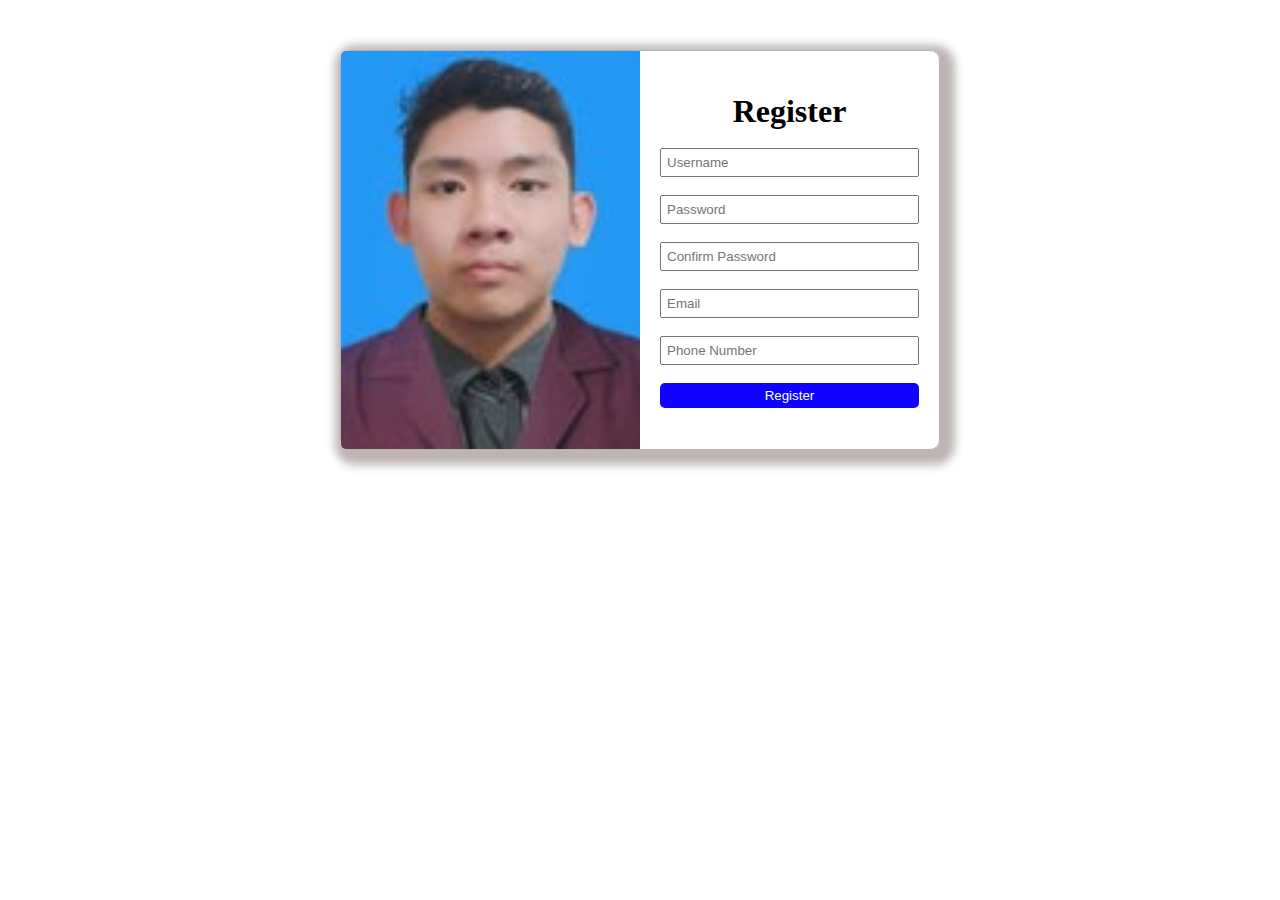
<file: Session 5/index.html>
<!DOCTYPE html>
<html lang="en">
<head>
    <meta charset="UTFa-8">
    <meta name="viewport" content="width=device-width, initial-scale=1.0">
    <title>Document</title>
    <link rel="stylesheet" href="style.css">
    <script src="script.js" defer></script>
</head>
<body>
    <div class="container">
        <img src="images/image.png" class="bg" alt="Vincent Tanaka">
        <form class="register" id="register">
            <h1>Register</h1> <br>
            <input type="text" placeholder="Username" id="inputUsername"> <br>
            <input type="password" placeholder="Password" id="inputPassword"> <br>
            <input type="password" placeholder="Confirm Password" id="confirmPassword"> <br>
            <input type="text" placeholder="Email" id="inputEmail"> <br>
            <input type="text" placeholder="Phone Number" id="inputPhone"> <br>
            <button type="submit" id="btnSubmit">Register</button> 
        </form>
    </div>
</body>
</html>
</file>
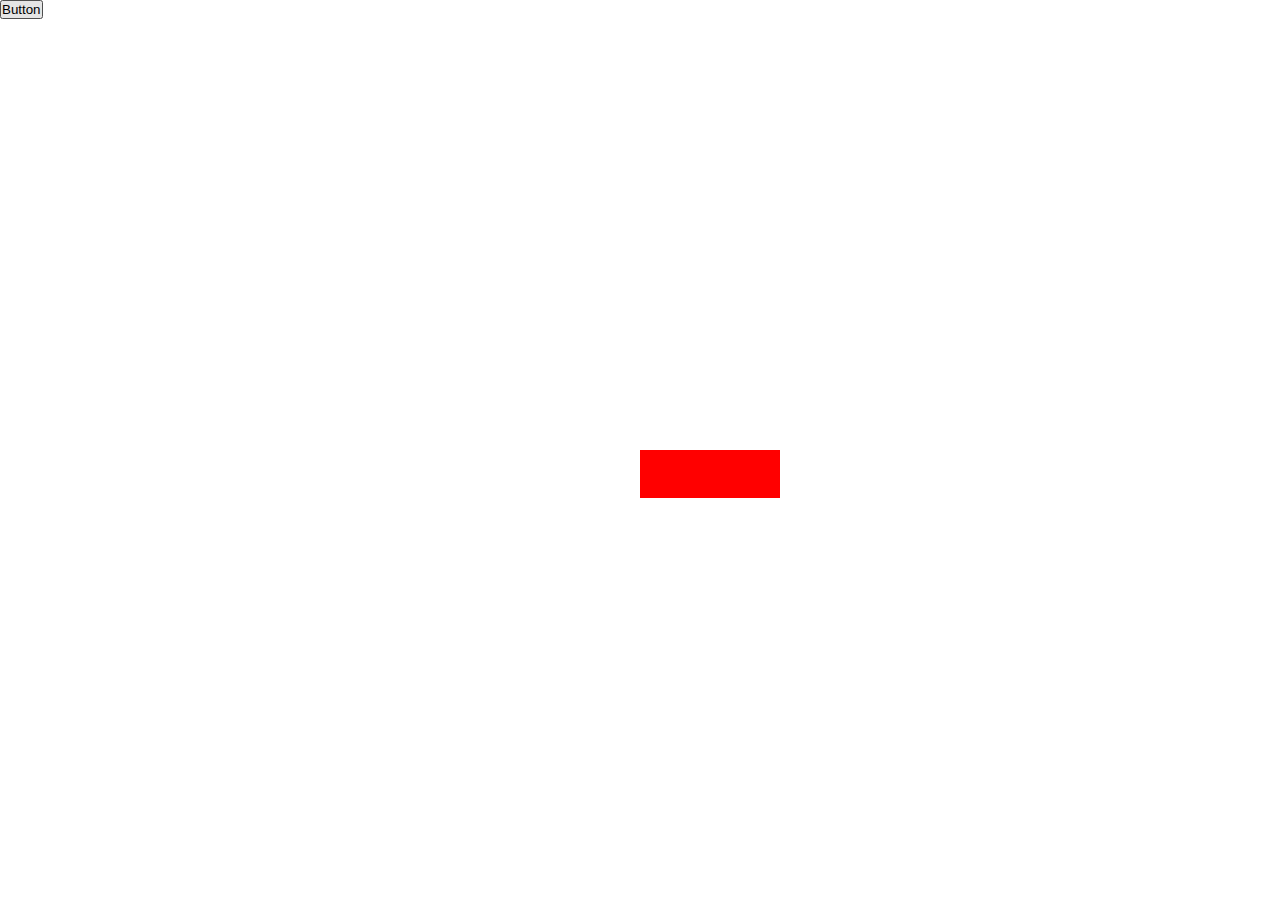
<file: lab/session 4/index.html>
<!DOCTYPE html>
<html lang="en">
<head>
    <meta charset="UTF-8">
    <meta name="viewport" content="width=device-width, initial-scale=1.0">
    <title>Document</title>
</head>
<body>
    <div class ="square" id="square"></div>
    <button id="button">Button</button>
    <script src="script.js"></script>
    <link rel="stylesheet" href="style.css">
</body>
</html>
</file>
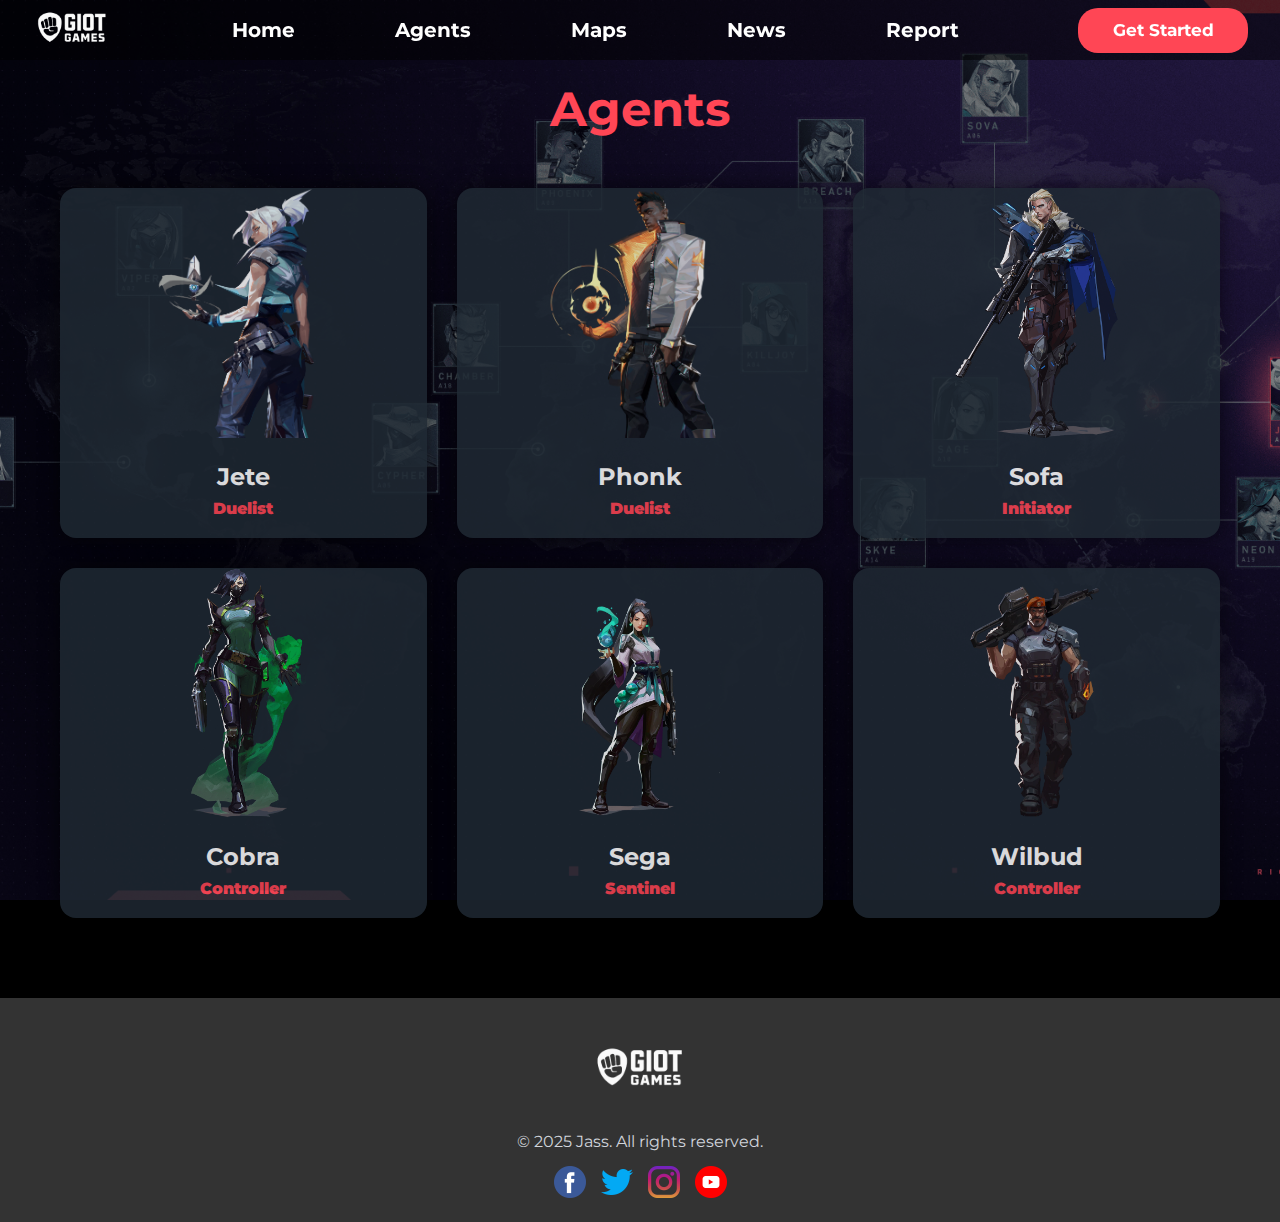
<file: 2802540572- Ong Cornellius Jason Fernando/agents.html>
<!DOCTYPE html>
<html lang="en">
<head>
    <meta charset="UTF-8">
    <meta name="viewport" content="width=device-width, initial-scale=1.0">
    <title>Agents</title>
    <link rel="stylesheet" href="https://cdnjs.cloudflare.com/ajax/libs/font-awesome/6.7.2/css/all.min.css" integrity="sha512-Evv84Mr4kqVGRNSgIGL/F/aIDqQb7xQ2vcrdIwxfjThSH8CSR7PBEakCr51Ck+w+/U6swU2Im1vVX0SVk9ABhg==" crossorigin="anonymous" referrerpolicy="no-referrer" />
    <link rel="icon" type="image/x-icon" href="images/imageLogo.png" />
    <link rel="stylesheet" href="styles/agents.css?version=51" />
    <link href="https://fonts.googleapis.com/css2?family=Orbitron:wght@600&display=swap" rel="stylesheet" />
    <link href='https://fonts.googleapis.com/css?family=Montserrat' rel='stylesheet'>
</head>
<body>
    <header>
        <div class="navbar">
            <div class="logo">
                <img src="images/logogiot.png" alt="error">
            </div>
            <ul class="links">
                <li><a href="index.html">Home</a></li>
                <li><a href="agents.html">Agents</a></li>
                <li><a href="maps.html">Maps</a></li>
                <li><a href="news.html">News</a></li>
                <li><a href="report.html">Report</a></li>
            </ul>
            <a href="#" class="action_btn">Get Started</a>
            <div class="burger" id="burger">
                <div class="line"></div>
                <div class="line"></div>
                <div class="line"></div>
            </div>
        </div>
        <div class="dropdown_menu">
            <li><a href="index.html">Home</a></li>
            <li><a href="agents.html">Agents</a></li>
            <li><a href="maps.html">Maps</a></li>
            <li><a href="news.html">News</a></li>
            <li><a href="report.html">Report</a></li>
            <li><a href="#" class="action_btn">Get Started</a></li>
        </div>
    </header>
    <section class="agents-section">
        <h1 class="agents-title">Agents</h1>
        <div class="agents-grid">
            <div class="agent-card">
                <div class="agent-image">
                    <img src="images/jett.png" alt="Jett">
                </div>
                <div class="agent-info">
                    <h2>Jete</h2>
                    <p class="role">Duelist</p>
                </div>
                <div class="agent-hover">
                    <p>Swift wind-based movement specialist from South Korea.</p>
                    <ul class="skills">
                        <li><strong>Cloudswift</strong> – Instant smoke cover.</li>
                        <li><strong>Updwin</strong> – Jump high.</li>
                        <li><strong>Tailmove</strong> – Dash forward.</li>
                        <li><strong>Blade Storm</strong> – Throw knives with precision.</li>
                    </ul>
                </div>
            </div>
    
            <div class="agent-card">
                <div class="agent-image">
                    <img src="images/phoenix.png" alt="Phoenix">
                </div>
                <div class="agent-info">
                    <h2>Phonk</h2>
                    <p class="role">Duelist</p>
                </div>
                <div class="agent-hover">
                    <p>Fire-powered agent from the UK with healing and explosive abilities.</p>
                    <ul class="skills">
                        <li><strong>Hot pot</strong> – Fireball that heals and damages.</li>
                        <li><strong>Curveball</strong> – Flash around corners.</li>
                        <li><strong>Blazes</strong> – Fire wall that heals.</li>
                        <li><strong>Run It Back</strong> – Respawn at marker if killed.</li>
                    </ul>
                </div>
            </div>
    
            <div class="agent-card">
                <div class="agent-image">
                    <img src="images/sova.png" alt="Sova">
                </div>
                <div class="agent-info">
                    <h2>Sofa</h2>
                    <p class="role">Initiator</p>
                </div>
                <div class="agent-hover">
                    <p>Intel gatherer using bow, drone, and recon tools.</p>
                    <ul class="skills">
                        <li><strong>Peacock Drone</strong> – Scout enemies.</li>
                        <li><strong>Shock Bolt</strong> – Area damage arrow.</li>
                        <li><strong>Recon Bolt</strong> – Reveal enemies.</li>
                        <li><strong>Hunter’s eye</strong> – Long-range energy shots.</li>
                    </ul>
                </div>
            </div>
    
            <div class="agent-card">
                <div class="agent-image">
                    <img src="images/viper.png" alt="Viper">
                </div>
                <div class="agent-info">
                    <h2>Cobra</h2>
                    <p class="role">Controller</p>
                </div>
                <div class="agent-hover">
                    <p>Poison-based controller who denies vision and controls zones.</p>
                    <ul class="skills">
                        <li><strong>Toxic view</strong> – Poison wall.</li>
                        <li><strong>Poison Cloud</strong> – Gas trap.</li>
                        <li><strong>Snake fury</strong> – Damage over time area.</li>
                        <li><strong>Cobra's arena</strong> – Giant toxic field.</li>
                    </ul>
                </div>
            </div>
    
            <div class="agent-card">
                <div class="agent-image">
                    <img src="images/sage.png" alt="Sage">
                </div>
                <div class="agent-info">
                    <h2>Sega</h2>
                    <p class="role">Sentinel</p>
                </div>
                <div class="agent-hover">
                    <p>Support agent with healing and resurrection skills.</p>
                    <ul class="skills">
                        <li><strong>Healing ball</strong> – Heals allies.</li>
                        <li><strong>Slow Orb</strong> – Slows enemies.</li>
                        <li><strong>Barrier Orb</strong> – Build a wall.</li>
                        <li><strong>Wake up again</strong> – Revive teammate.</li>
                    </ul>
                </div>
            </div>
    

            <div class="agent-card">
                <div class="agent-image">
                    <img src="images/brimstone.png" alt="Brimstone">
                </div>
                <div class="agent-info">
                    <h2>Wilbud</h2>
                    <p class="role">Controller</p>
                </div>
                <div class="agent-hover">
                    <p>Reliable controller with global smokes and orbital strike.</p>
                    <ul class="skills">
                        <li><strong>Wall</strong> – Area fire damage.</li>
                        <li><strong>Stim Beacon</strong> – Boost fire rate.</li>
                        <li><strong>Sky Fog</strong> – Long-range smoke deploy.</li>
                        <li><strong>Orbital Strike</strong> – Beam attack on target area.</li>
                    </ul>
                </div>
            </div>
        </div>
    </section>
    
    <footer>
        <div class="footer-content">
            <div class="footer-logo">
                <img src="images/logogiot.png" alt="Palorant Logo" />
            </div>
            <p>&copy; 2025 Jass. All rights reserved.</p>
            <div class="social-icons">
                <a href="#" class="social-icon"><img src="images/facebook.png" alt="Facebook" /></a>
                <a href="#" class="social-icon"><img src="images/twitter.png" alt="Twitter" /></a>
                <a href="#" class="social-icon"><img src="images/instagram.png" alt="Instagram" /></a>
                <a href="#" class="social-icon"><img src="images/youtube.png" alt="YouTube" /></a>
            </div>
        </div>
    </footer>
</body>
<script src="scripts/report.js"></script>
</html>
</file>
<file: Session 5/style.css>
*{
    margin: 0;
    padding: 0;
    box-sizing: border-box;
}

.container{
    width: 600px;
    height: 400px;
    display: flex;
    margin: 0 auto;
    border: 1px solid rgb(186, 176, 176);
    margin-top: 50px;
    box-shadow: 5px 5px 10px 10px rgb(189, 180, 180);
    border-radius: 10px;
}

.bg{
    width: 50%;
    height: auto;
    object-fit: cover;
    border-radius: 5px 0 0 5px;
}

.register{
    width: 50%;
    display: flex;
    flex-direction: column;
    justify-content: center;
    align-items: center;
    padding: 0 20px 0 20px;
}

input{
    width: 100%;
    padding: 5px;
}

button{
    width: 100%;
    padding: 5px;
    background-color: rgb(15, 3, 254);
    color: white;
    border: none;
    border-radius: 5px;
}
</file>
<file: lab/session 4/style.css>
* {
    padding: 0;
    margin: 0;
}

.square{
    width: 140px;
    height: 48px;

    position : absolute;

    top: 50%;
    left: 50%;

    background-color: red;

}
</file>
<file: 2802540572- Ong Cornellius Jason Fernando/styles/agents.css>
* {
    margin: 0;
    padding: 0;
    box-sizing: border-box;
}

@font-face {
    font-family: 'Montserrat';
    src: url('../fonts/Montserrat-Regular.ttf') format('truetype');
}

body {
    margin: 0;
    font-family: 'Montserrat', sans-serif;
    color: black;
    background-image: url('../images/agent-wallpaper.png');
    background-color: #000;
    background-size: cover;
    background-repeat: no-repeat;
    background-attachment: fixed;
    background-position: center;
    position: relative;
}

body::before {
    content: '';
    position: absolute;
    top: 0;
    left: 0;
    width: 100%;
    height: 100%;
    background-color: rgba(0, 0, 0, 0.4); 
    z-index: -1; 
}   

.content {
    min-height: 1450px;
}

header {
    position: relative;
    padding: 0 2rem;
    z-index: 1000;
}

.navbar {
    width: 100%;
    height: 60px;
    display: flex;
    justify-content: space-between;
    align-items: center;
    position: fixed;
    padding: 0 2rem;
    z-index: 1000;
    background: rgba(0, 0, 0, 0.5);
    top: 0;
    left: 0;
    right: 0;
}

.navbar .logo img {
    height: 80px; 
    width: 80PX;
}

.navbar .links {
    display: flex;
    gap: 100px;
    padding: 0;
    margin: 0;
    font-family: 'Montserrat', sans-serif;
    font-weight: bold;
    list-style: none;
}

.navbar .links li a {
    color: white;
    text-decoration: none;
    transition: color 0.3s;
    font-size: 20px;
}

.navbar .links li a:hover {
    color: #FF4655;
}

.burger {
    display: none;
    flex-direction: column;
    justify-content: space-between;
    width: 30px;
    height: 21px;
    cursor: pointer;
    z-index: 2000;
    position: relative;
}

.burger .line {
    height: 3px;
    width: 100%;
    background-color: white;
    border-radius: 2px;
}

@media (max-width: 992px) {
    .burger {
        display: flex;
    }

    .navbar .links,
    .navbar .action_btn {
        display: none;
    }
}

.action_btn {
    background-color: #FF4655;
    color: #fff;
    padding: 0.5rem 1rem;
    border: none;
    outline: none;
    border-radius: 20px;
    font-size: 17px;
    font-weight: bold;
    cursor: pointer;
    transition: background-color 0.3s, color 0.3s;
    font-family: 'Montserrat', sans-serif;
    width: 170px;
    height: 45px;
    display: flex;
    align-items: center;
    justify-content: center;
    text-decoration: none;
}

.action_btn:hover {
    background-color: white;
    color: #FF4655;
}

.dropdown_menu {
    position: fixed;
    right: 2rem;
    top: 60px;
    width: 300px;
    max-height: 0;
    background: rgba(0, 0, 0, 0.85);
    backdrop-filter: blur(15px);
    border-radius: 10px;
    overflow: hidden;
    transition: max-height 0.3s ease, opacity 0.3s ease;
    display: flex;
    flex-direction: column;
    opacity: 0;
}

.dropdown_menu ul {
    list-style: none;
    padding: 0;
    margin: 0;
}

@keyframes slideDown {
    from {
        transform: translateY(-10px);
        opacity: 0;
    }
    to {
        transform: translateY(0);
        opacity: 1;
    }
}

.dropdown_menu.open {
    max-height: 400px; /* Adjust based on content height */
    padding: 0.5rem 0;
    opacity: 1;
    animation: slideDown 0.3s ease-out;
}

.dropdown_menu li {
    padding: 0.7rem;
    text-align: center;
}

.dropdown_menu li a {
    color: white;
    text-decoration: none;
    font-family: 'Montserrat', sans-serif;
    font-weight: bold;
    display: block;
}

.dropdown_menu li a:hover {
    color: #FF4655;
}

.dropdown_menu .action_btn {
    width: 80%;
    margin: 0 auto;
    justify-content: center;
}

@media (max-width: 992px) {
    .navbar .links,
    .navbar .action_btn {
        display: none;
    }

    .navbar .toggle_btn {
        display: block;
    }
}

@media (max-width: 576px) {
    .dropdown_menu {
        width: 90%;
        left: 50%;
        transform: translateX(-50%);
        list-style: none;
    }
}


.agents-section {
    padding: 80px 40px;
    color: white;
    font-family: 'Montserrat', sans-serif;
}

.agents-title {
    text-align: center;
    font-size: 48px;
    margin-bottom: 50px;
    color: #FF4655;
}

.agents-grid {
    display: grid;
    grid-template-columns: repeat(3, 1fr);
    gap: 30px;
    max-width: 1200px;
    margin: 0 auto;
    padding: 0 20px;
}

.agent-card {
    background-color: #1f2933;
    opacity: 0.85;
    border-radius: 16px;
    overflow: hidden;
    position: relative;
    box-shadow: 0 0 20px rgba(0,0,0,0.6 );
    transition: transform 0.3s ease;
}

.agent-card:hover {
    transform: translateY(-10px);
}

.agent-image img {
    width: 100%;
    height: 250px;
    object-fit: contain;
    z-index: 1;
}

.agent-info {
    padding: 20px;
    text-align: center;
    font-weight: 1000;
    z-index: 1;
}

.agent-info h2 {
    font-size: 24px;
    margin-bottom: 8px;
    color: #ffffff;
    z-index: 1;
}

.agent-info .role {
    font-size: 16px;
    color: #FF4655;
}

.agent-hover {
    position: absolute;
    top: 0;
    left: 0;
    width: 100%;
    height: 100%;
    background-color: rgba(15, 25, 35, 0.95);
    color: white;
    padding: 20px;
    opacity: 0;
    transition: opacity 0.4s ease;
    overflow-y: auto;
}

.agent-card:hover .agent-hover {
    opacity: 1;
}

.agent-hover p {
    font-size: 14px;
    margin-bottom: 10px;
}

.agent-hover .skills {
    list-style: none;
    padding: 0;
    margin: 0;
}

.agent-hover .skills li {
    margin-bottom: 8px;
    font-size: 13px;
    line-height: 1.4;
}

@media (max-width: 992px) {
    .agents-grid {
        grid-template-columns: repeat(2, 1fr);
    }
}

@media (max-width: 600px) {
    .agents-grid {
        grid-template-columns: 1fr;
    }

    .agent-image img {
        height: 200px;
    }
}


footer {
    background-color: #333;
    color: white;
    padding: 20px 0;
    text-align: center;
    position: relative;
    bottom: 0;
    width: 100%;
    z-index: 2;
}

.footer-content {
    max-width: 1200px;
    margin: 0 auto;
    padding: 0 20px;
}

.footer-logo img {
    width: 100px;
    margin-bottom: 10px;
    transition: transform 0.3s ease;
}

.footer-logo img:hover {
    transform: scale(1.1);
}

footer p {
    font-size: 16px;
    margin-bottom: 15px;
    color: #d1d5db;
}

.social-icons {
    z-index: 2;
    display: flex;
    justify-content: center;
    gap: 15px;
}

.social-icon img {
    width: 32px;
    height: 32px;
    transition: transform 0.3s ease, filter 0.3s ease;
}

.social-icon:hover img {
    transform: scale(1.2);
    filter: brightness(1.5) saturate(1.2);
}

.social-icon:hover {
    color: #FF4655;
}
</file>
